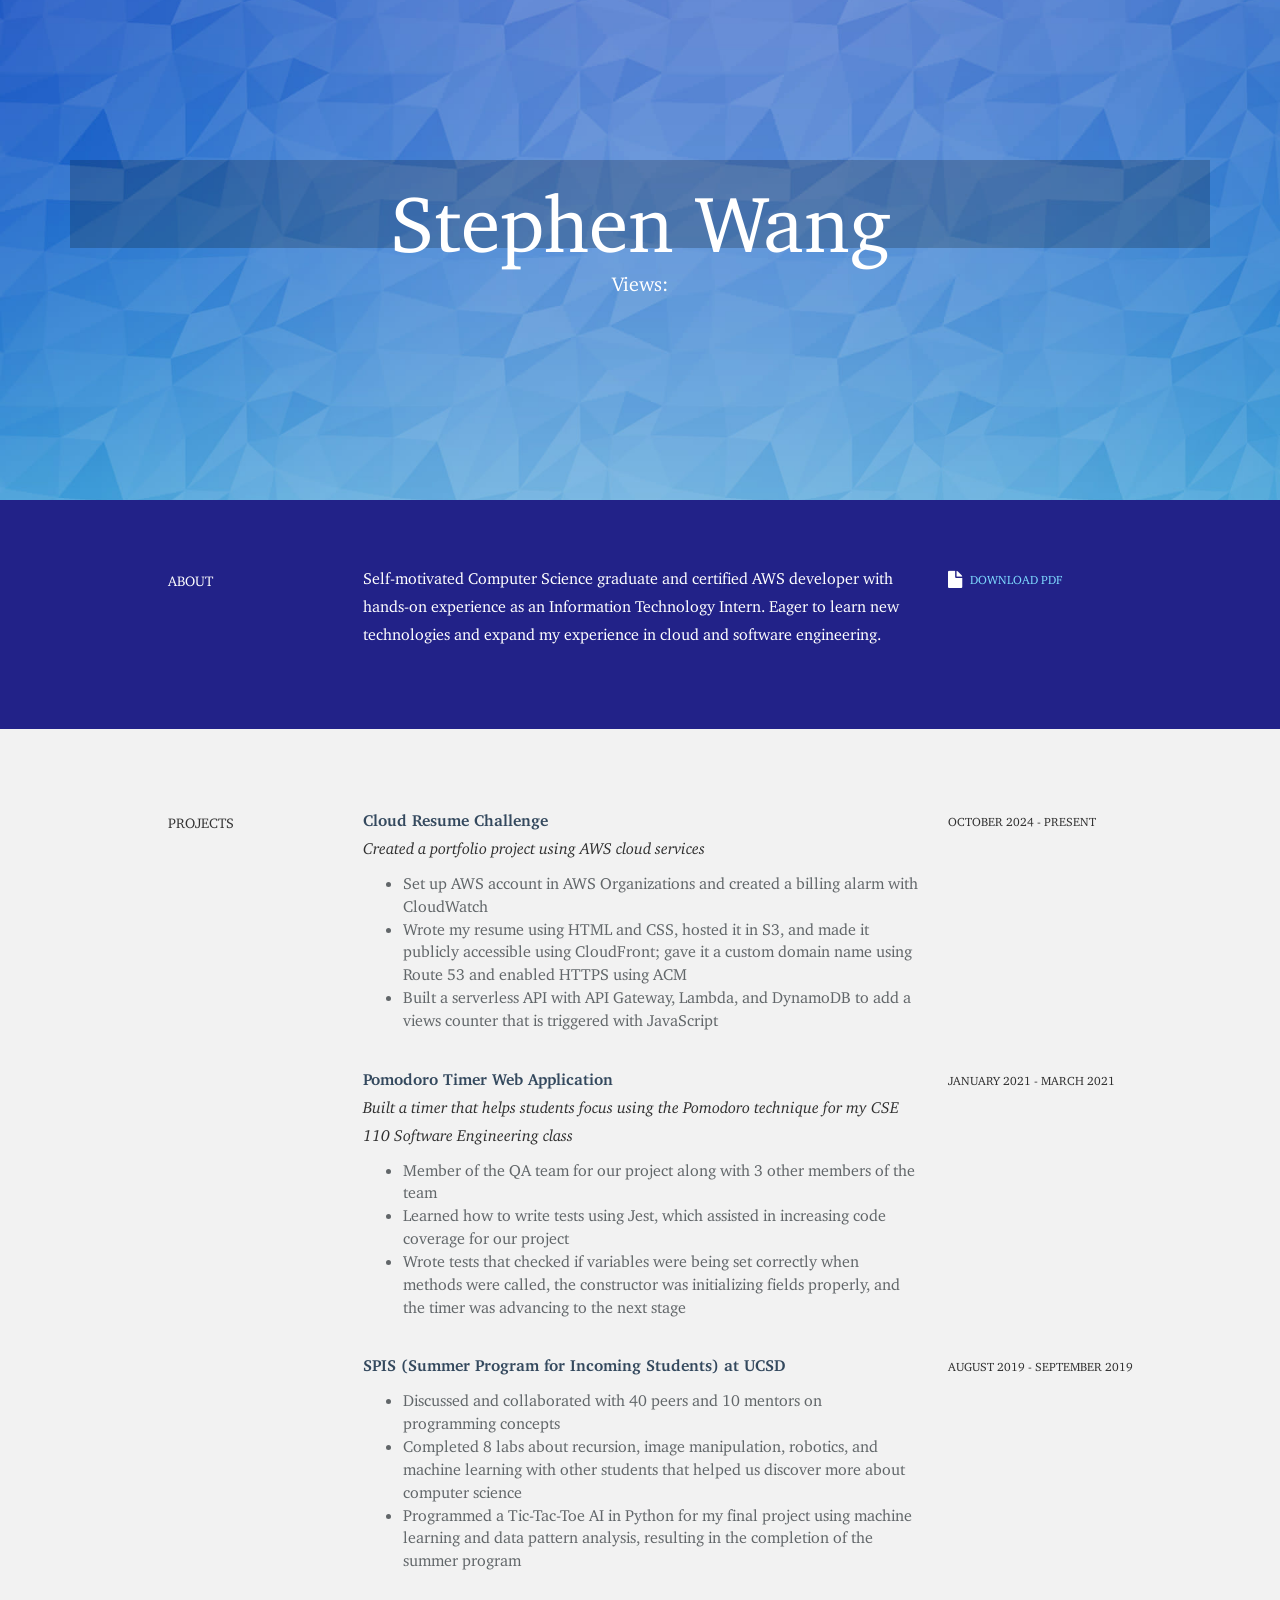
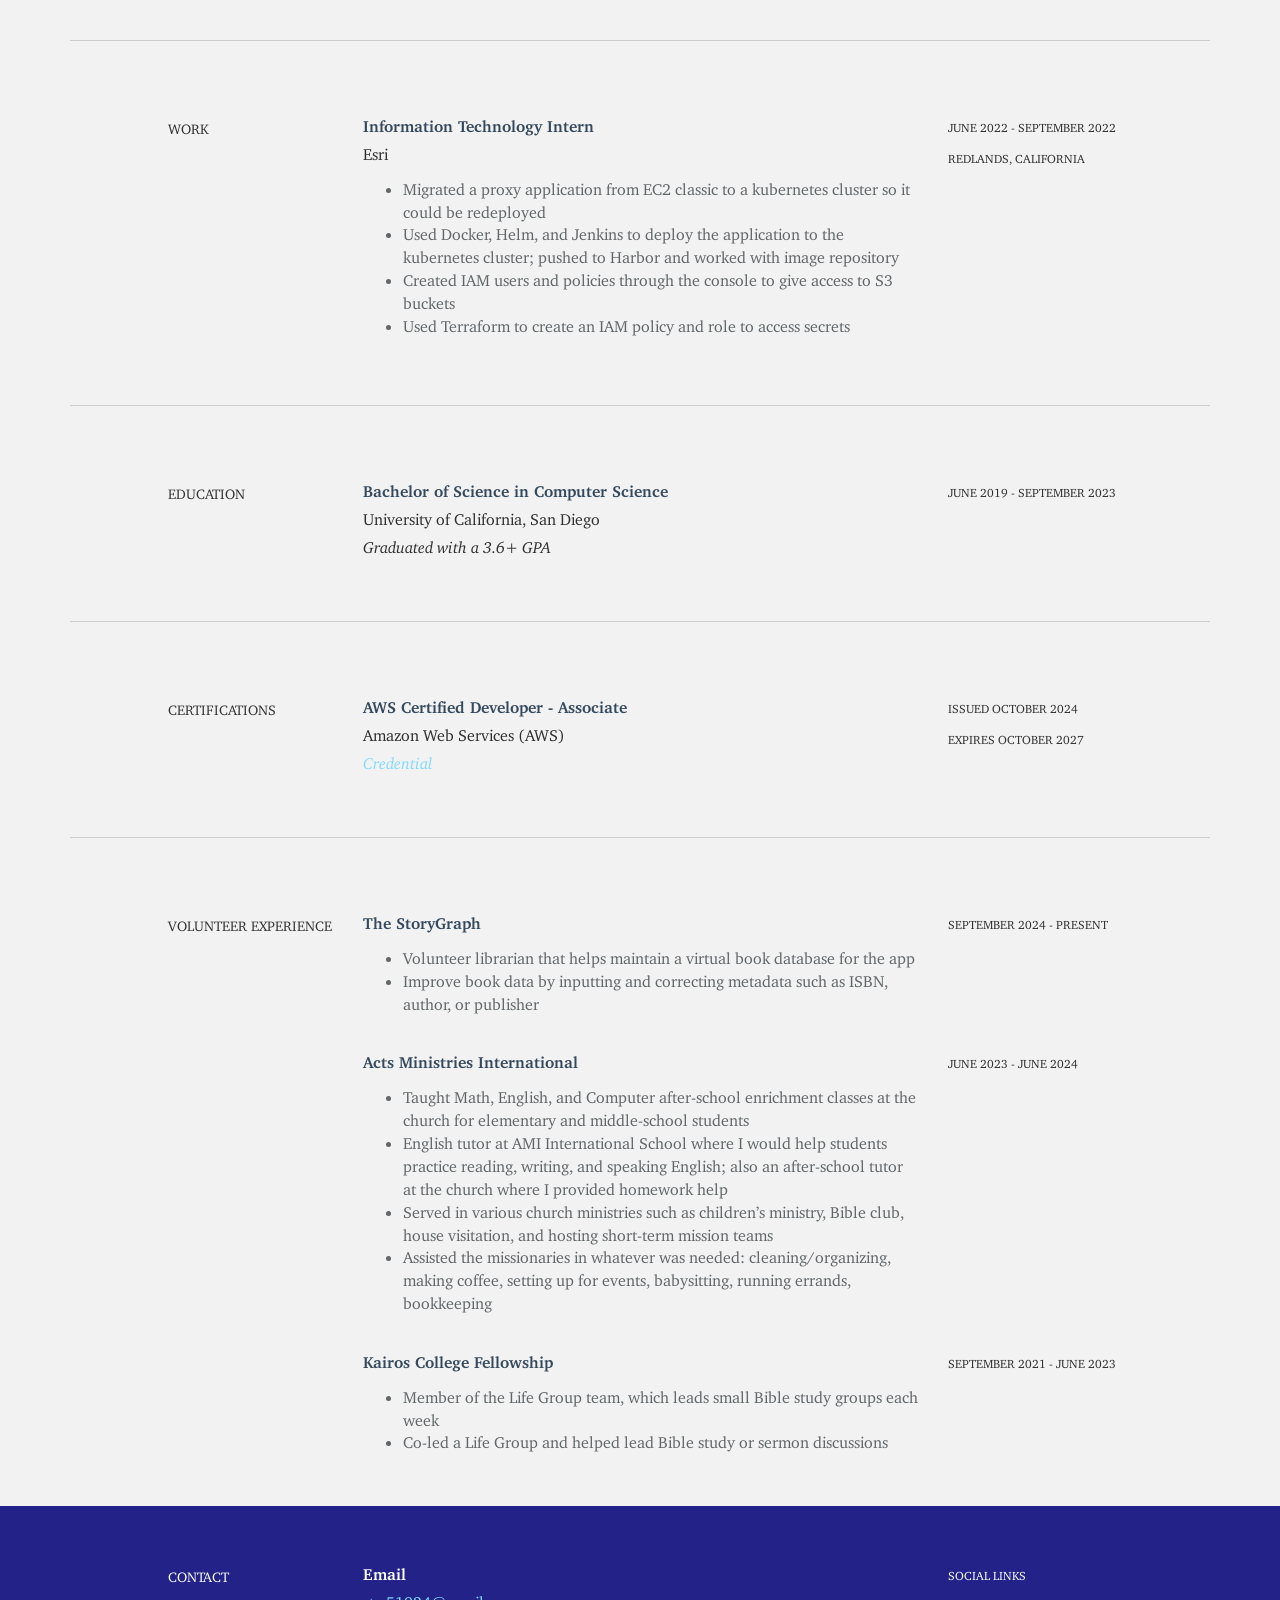
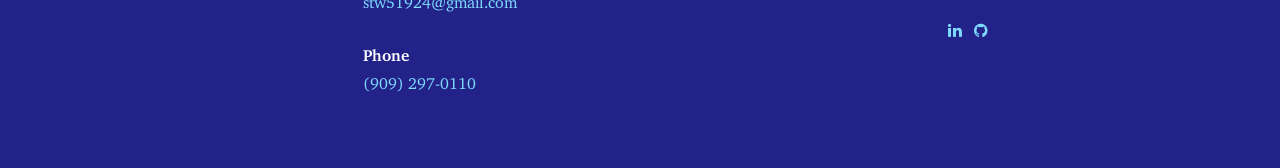
<file: index.html>
<!DOCTYPE html>
<html lang="en">

<head>
    <meta charset="utf-8">
    <meta name="viewport" content="width=device-width, initial-scale=1.0, maximum-scale=1.0, user-scalable=no">	
    <!-- OPTIONAL: description -->
    <meta name="description" content="Stephen's resume hosted using AWS">
    <!-- OPTIONAL: author -->
    <meta name="author" content="Stephen Wang">
    <link rel="icon" type="image/png" href="/favicon/favicon-96x96.png" sizes="96x96" />
    <link rel="icon" type="image/svg+xml" href="/favicon/favicon.svg" />
    <link rel="shortcut icon" href="/favicon/favicon.ico" />
    <link rel="apple-touch-icon" sizes="180x180" href="/favicon/apple-touch-icon.png" />
    <meta name="apple-mobile-web-app-title" content="SwResume" />
    <link rel="manifest" href="/favicon/site.webmanifest" />
    <title>Stephen's Resume</title>
    <!-- Bootstrap core CSS -->
    <link href="css/bootstrap.css" rel="stylesheet">
    <link rel="stylesheet" href="css/font-awesome.min.css">

    <!-- Link the main.css stylesheet -->
    <link href="css/main.css" rel="stylesheet">
    
    <!-- HTML5 shim and Respond.js IE8 support of HTML5 elements and media queries -->
    <!--[if lt IE 9]>
      <script src="js/html5shiv.js"></script>
      <script src="js/respond.min.js"></script>
    <![endif]-->
</head>

<body>
    <div class="header" id="headerwrap">
        <div class="container">
            <div class="row centered">
                <div class="col-lg-12 animated fadeInUp">
                    <h1>Stephen Wang</h1>
                    <!--<h3>UCSD CS |
                        <a href="mailto:stw51924@gmail.com">stw51924@gmail.com</a>
                    </h3>-->
					<h3 class="visitor-count">Views: </h3>
                </div><!--/.col-lg-12-->
            </div><!--/.row-->
        </div><!--/.container-->
    </div><!--/.#headerwrap-->

    <section id="about" name="about"></section>
    <div class="about">
        <div class="container">
            <div class="row">
                <div class="col-lg-2 col-lg-offset-1">
                    <h5>ABOUT</h5>
                </div>
                <div class="col-lg-6">
                    <p>Self-motivated Computer Science graduate and certified AWS developer with hands-on experience as an Information Technology Intern. Eager to learn new technologies and expand my experience in cloud and software engineering.</p>
                </div>
                <div class="col-lg-3">
                    <p><a href="pdfs/resume.pdf"><i class="icon-file"></i><sm>DOWNLOAD PDF</sm></a></p>
                </div>
            </div><!--/.row-->
        </div><!--/.container-->
    </div><!--/ #intro-->

    <section id="resume" name="resume"></section>
    <!-- PROJECTS SECTION -->
	<div class="container desc">
		<br>
		<div class="row">
			<div class="col-lg-2 col-lg-offset-1">
				<h5>PROJECTS</h5>
			</div>
			<!-- EDIT: projects line 1-->
			<div class="col-lg-6">
				<p class="tight"><t>Cloud Resume Challenge</t><br>
					<i>Created a portfolio project using AWS cloud services</i><br>
				</p>
                <more><ul>
                    <li>Set up AWS account in AWS Organizations and created a billing alarm with CloudWatch</li>
                    <li>Wrote my resume using HTML and CSS, hosted it in S3, and made it publicly accessible using CloudFront; gave it a custom domain name using Route 53 and enabled HTTPS using ACM</li>
                    <li>Built a serverless API with API Gateway, Lambda, and DynamoDB to add a views counter that is triggered with JavaScript</li>
                </ul></more>
				<br>
			</div>
			<div class="col-lg-3">
				<p><sm>OCTOBER 2024 - PRESENT</sm></p>
			</div>
			<!-- EDIT: projects line 2-->
			<div class="col-lg-6 col-lg-offset-3">
				<p class="tight"><t>Pomodoro Timer Web Application</t><br>
					<i>Built a timer that helps students focus using the Pomodoro technique for my CSE 110 Software Engineering class</i>
				</p>
				<more><ul>
                    <li>Member of the QA team for our project along with 3 other members of the team</li>
                    <li>Learned how to write tests using Jest, which assisted in increasing code coverage for our project</li>
                    <li>Wrote tests that checked if variables were being set correctly when methods were called, the constructor was initializing fields properly, and the timer was advancing to the next stage</li>
                </ul></more>
				<br>
			</div>
			<div class="col-lg-3">
				<p><sm>JANUARY 2021 - MARCH 2021</sm></p>
			</div>
            <!-- EDIT: projects line 3-->
			<div class="col-lg-6 col-lg-offset-3">
				<p class="tight"><t>SPIS (Summer Program for Incoming Students) at UCSD</t><br></p>
				<more><ul>
                    <li>Discussed and collaborated with 40 peers and 10 mentors on programming concepts</li>
                    <li>Completed 8 labs about recursion, image manipulation, robotics, and machine learning with other students that helped us discover more about computer science</li>
                    <li>Programmed a Tic-Tac-Toe AI in Python for my final project using machine learning and data pattern analysis, resulting in the completion of the summer program</li>
                </ul></more>
				<br>
			</div>
			<div class="col-lg-3">
				<p><sm>AUGUST 2019 - SEPTEMBER 2019</sm></p>
			</div>
		</div><!--/.row -->
		<br>
        <hr>
	</div><!--/.container -->

    <!-- WORK SECTION -->
	<div class="container desc">
		<div class="row">
			<div class="col-lg-2 col-lg-offset-1">
				<h5>WORK</h5>
			</div>
			<!-- EDIT: work line 1 -->
			<div class="col-lg-6">
				<p class="tight">
                    <t>Information Technology Intern</t><br>
                    Esri<br>
				</p>
				<more><ul>
                    <li>Migrated a proxy application from EC2 classic to a kubernetes cluster so it could be redeployed</li>
                    <li>Used Docker, Helm, and Jenkins to deploy the application to the kubernetes cluster; pushed to Harbor and worked with image repository</li>
                    <li>Created IAM users and policies through the console to give access to S3 buckets</li>
                    <li>Used Terraform to create an IAM policy and role to access secrets</li>
                </ul></more>
				<br>
			</div>
			<div class="col-lg-3">
				<p><sm>JUNE 2022 - SEPTEMBER 2022<br>
				REDLANDS, CALIFORNIA</sm></p>
			</div>
		</div><!--/.row -->
		<br>
		<hr>
	</div><!--/.container -->

	<!-- EDUCATION SECTION -->
	<div class="container desc">
		<div class="row">
			<div class="col-lg-2 col-lg-offset-1">
				<h5>EDUCATION</h5>
			</div>
			<!-- EDIT: education line 1 -->
			<div class="col-lg-6">
				<p><t>Bachelor of Science in Computer Science</t><br>
                    University of California, San Diego<br>
                    <i>Graduated with a 3.6+ GPA</i>
				</p>
			</div>
			<div class="col-lg-3">
				<p><sm>JUNE 2019 - SEPTEMBER 2023</sm><br>
				</p>
			</div>
		</div><!--/.row -->
		<br>
		<hr>
	</div><!--/.container -->

	<!-- CERTIFICATIONS SECTION -->
	<div class="container desc">
		<div class="row">
			<div class="col-lg-2 col-lg-offset-1">
				<h5>CERTIFICATIONS</h5>
			</div>
			<!-- EDIT: certifications line 1-->
			<div class="col-lg-6">
				<p><t>AWS Certified Developer - Associate</t><br>
					Amazon Web Services (AWS)<br>
					<a href="pdfs/aws-cda-cert.pdf"><i>Credential</i></a>
				</p>
			</div>
			<div class="col-lg-3">
				<p><sm>ISSUED OCTOBER 2024<br>
                    EXPIRES OCTOBER 2027
                </sm></p>
			</div>
		</div><!--/.row -->
		<br>
        <hr>
	</div><!--/.container -->

    <!-- VOLUNTEER SECTION -->
	<div class="container desc">
		<div class="row">
			<div class="col-lg-2 col-lg-offset-1">
				<h5>VOLUNTEER EXPERIENCE</h5>
			</div>
			<!-- EDIT: volunteer line 1-->
			<div class="col-lg-6">
				<p class="tight"><t>The StoryGraph</t><br></p>
                <more><ul>
                    <li>Volunteer librarian that helps maintain a virtual book database for the app</li>
                    <li>Improve book data by inputting and correcting metadata such as ISBN, author, or publisher</li>
                </ul></more>
				<br>
			</div>
			<div class="col-lg-3">
				<p><sm>SEPTEMBER 2024 - PRESENT</sm></p>
			</div>
			<!-- EDIT: volunteer line 2-->
			<div class="col-lg-6 col-lg-offset-3">
				<p class="tight"><t>Acts Ministries International</t><br></p>
				<more><ul>
                    <li>Taught Math, English, and Computer after-school enrichment classes at the church for elementary and middle-school students</li>
                    <li>English tutor at AMI International School where I would help students practice reading, writing, and speaking English; also an after-school tutor at the church where I provided homework help</li>
                    <li>Served in various church ministries such as children’s ministry, Bible club, house visitation, and hosting short-term mission teams</li>
                    <li>Assisted the missionaries in whatever was needed: cleaning/organizing, making coffee, setting up for events, babysitting, running errands, bookkeeping</li>
                </ul></more>
				<br>
			</div>
			<div class="col-lg-3">
				<p><sm>JUNE 2023 - JUNE 2024</sm></p>
			</div>
            <!-- EDIT: volunteer line 3-->
			<div class="col-lg-6 col-lg-offset-3">
				<p class="tight"><t>Kairos College Fellowship</t><br></p>
				<more><ul>
                    <li>Member of the Life Group team, which leads small Bible study groups each week</li>
                    <li>Co-led a Life Group and helped lead Bible study or sermon discussions</li>
                </ul></more>
				<br>
			</div>
			<div class="col-lg-3">
				<p><sm>SEPTEMBER 2021 - JUNE 2023</sm></p>
			</div>
		</div><!--/.row -->
		<br>
	</div><!--/.container -->
	<script src="index.js"></script>
</body>

<section id="contact" name="contact"></section>
	<!--FOOTER DESCRIPTION -->
	<div id="footwrap" class="footer">
		<div class="container">
			<div class="row">
				<div class="col-lg-2 col-lg-offset-1">
					<h5>CONTACT</h5>
				</div>
				<!-- EDIT: email -->
				<div class="col-lg-6">
					<p><t>Email</t><br>
						<a href="mailto:stw51924@gmail.com" class="mail">stw51924@gmail.com</a><br/>
					</p>
					<!-- EDIT: address
					<p><t>Address</t><br>
						123 Some St. <br>
						City, State 01234 <br>
						United States of America<br>
					</p>
                    -->
					<!-- EDIT: phone number -->
					<p><t>Phone</t><br>
						<a href="tel:9092970110" class="tel">(909) 297-0110</a><br>
					</p>
				</div>
				<div class="col-lg-3">
					<p><sm>SOCIAL LINKS</sm></p>
					<p>
						<!-- EDIT: Social Links. Replace # with your URL for each -->
						<!--<a href="#"><i class="icon-dribbble"></i></a>-->
						<!--<a href="#"><i class="icon-twitter"></i></a>-->
						<!--<a href="#"><i class="icon-facebook"></i></a>-->
						<a href="https://linkedin.com/in/stw51924"><i class="icon-linkedin"></i></a>
						<a href="https://github.com/chspur"><i class="icon-github"></i></a>
					</p>
				</div>
			</div><!--/.row -->
		</div><!--/.container -->
	</div><!--/ #footer -->

</html>
</file>
<file: css/main.css>
body {
  background-color: #f2f2f2;
  font-family: charter, 'Times New Roman', Times, serif;
  font-weight: 300;
  font-size: 16px;
  color: #555;

  -webkit-font-smoothing: antialiased;
  -webkit-overflow-scrolling: touch;
}

/* Titles */
h1, h2, h3, h4, h5, h6 {
  font-family: charter, 'Times New Roman', Times, serif;
  font-weight: 300;
  color: #333;
}

/* Paragraph & Typographic */
p {
  line-height: 28px;
  margin-bottom: 25px;
}

.centered {
    text-align: center;
}

/* Links */
a {
  color: #7FDBFF;
  word-wrap: break-word;

  -webkit-transition: color 0.1s ease-in, background 0.1s ease-in;
  -moz-transition: color 0.1s ease-in, background 0.1s ease-in;
  -ms-transition: color 0.1s ease-in, background 0.1s ease-in;
  -o-transition: color 0.1s ease-in, background 0.1s ease-in;
  transition: color 0.1s ease-in, background 0.1s ease-in;
}

a:visited {
  color: #7FDBFF;
}

a:hover {
  color: #39CCCC;
  text-decoration: none;
  outline: 0;
}

a:before,
a:after {
  -webkit-transition: color 0.1s ease-in, background 0.1s ease-in;
  -moz-transition: color 0.1s ease-in, background 0.1s ease-in;
  -ms-transition: color 0.1s ease-in, background 0.1s ease-in;
  -o-transition: color 0.1s ease-in, background 0.1s ease-in;
  transition: color 0.1s ease-in, background 0.1s ease-in;
}

 hr {
  display: block;
  height: 1px;
  border: 0;
  border-top: 1px solid #ccc;
  margin: 1em 0;
  padding: 0;
}

/*---------------------------------------------------
  SECTION WRAPS
---------------------------------------------------*/

/* Header Wrap */
.header {
  background: #222288;
  background: url(../images/header-bg-2.jpg) no-repeat center top;
  padding-top:140px;
  text-align:center;
  background-attachment: relative;
  background-position: center center;
  min-height: 500px;
  width: 100%;
  
  -webkit-background-size: 100%;
  -moz-background-size: 100%;
  -o-background-size: 100%;
  background-size: 100%;

  -webkit-background-size: cover;
  -moz-background-size: cover;
  -o-background-size: cover;
  background-size: cover;
}

.header h1 {
  font-size: 80px;
  color: white;
  background: rgba(0,0,0,0.2);
}

.header h3 {
  font-size: 20px;
  color: white;
}

.header h3 a {
  color: #fff;
}

/* About Wrap */
.about {
  background: #222288;
  padding-top: 60px;
  padding-bottom: 60px;
  color: white;
} 

.about h5, p {
  color: white;
}

.about i {
  color: white;
  font-size: 20px;
  padding-right: 8px;
  vertical-align: middle;
}

.footer {
  background: #222288;
  padding-top: 50px;
  padding-bottom: 50px;
}

.footer p {
  color: white;
}

.footer h5 {
  color: white;
}

.footer t {
  font-weight: 700;
}

/* social icons: */
.footer i {
  padding-right: 8px;
  /*color: #1abc9c;*/
}

/* Global Values */

.desc {
  padding-top: 50px;
}

.desc p {
  color: #2f2f2f;
}

.desc t {
  color: #34495e;
  font-weight: 700;
}

.desc imp {
  padding: 6px;
  color: white;
  background: #34495e;
}

.desc more {
  color: #616669;
}


sm {
  font-size: 12px;
}

.desc .col-lg-3 {
  text-transform: uppercase;
}

.container .row p.tight {
  margin-bottom: 10px;
}

@font-face {
  font-family: charter;
  font-style: normal;
  font-weight: normal;
  font-stretch: normal;
  src: url('/font/charter/charter_regular.woff2') format('woff2');
}
  
@font-face {
  font-family: charter;
  font-style: italic;
  font-weight: normal;
  font-stretch: normal;
  src: url('/font/charter/charter_italic.woff2') format('woff2');
}
  
@font-face {
  font-family: charter;
  font-style: normal;
  font-weight: bold;
  font-stretch: normal;
  src: url('/font/charter/charter_bold.woff2') format('woff2');
}
  
@font-face {
  font-family: charter;
  font-style: italic;
  font-weight: bold;
  font-stretch: normal;
  src: url('/font/charter/charter_bold_italic.woff2') format('woff2');
}

/* define some CSS3 animations: */
body {
  /* Addresses a small issue in webkit: http://bit.ly/NEdoDq */
  -webkit-backface-visibility: hidden;
}

.animated {
  -webkit-animation-duration: 1s;
  -moz-animation-duration: 1s;
  -o-animation-duration: 1s;
  animation-duration: 1s;
  -webkit-animation-fill-mode: both;
  -moz-animation-fill-mode: both;
  -o-animation-fill-mode: both;
  animation-fill-mode: both;
}

@-webkit-keyframes fadeIn {
  0% {
    opacity: 0; 
  }

  100% {
    opacity: 1; 
  }
}

@-moz-keyframes fadeIn {
  0% {
    opacity: 0;
  }

  100% {
    opacity: 1;
  }
}

@-o-keyframes fadeIn {
  0% {
    opacity: 0;
  }

  100% {
    opacity: 1;
  }
}

@keyframes fadeIn {
  0% {
    opacity: 0;
  }

  100% {
    opacity: 1;
  } 
}

.fadeIn {
  -webkit-animation-name: fadeIn;
  -moz-animation-name: fadeIn;
  -o-animation-name: fadeIn;
  animation-name: fadeIn;
}

/* 1 */
@-webkit-keyframes fadeInUp {
  0% {
    opacity: 0;
    -webkit-transform: translateY(20px);
  }

  100% {
    opacity: 1;
    -webkit-transform: translateY(0);
  }
}

@-moz-keyframes fadeInUp {
  0% {
    opacity: 0;
    -moz-transform: translateY(20px);
  }

  100% {
    opacity: 1;
    -moz-transform: translateY(0);
  }
}

@-o-keyframes fadeInUp {
  0% {
    opacity: 0;
    -o-transform: translateY(20px);
  }

  100% {
    opacity: 1;
    -o-transform: translateY(0);
  }
}

@keyframes fadeInUp {
  0% {
    opacity: 0;
    transform: translateY(20px);
  }

  100% {
    opacity: 1;
    transform: translateY(0);
  }
}

.fadeInUp {
  -webkit-animation-name: fadeInUp;
  -moz-animation-name: fadeInUp;
  -o-animation-name: fadeInUp;
  animation-name: fadeInUp;
}
</file>
